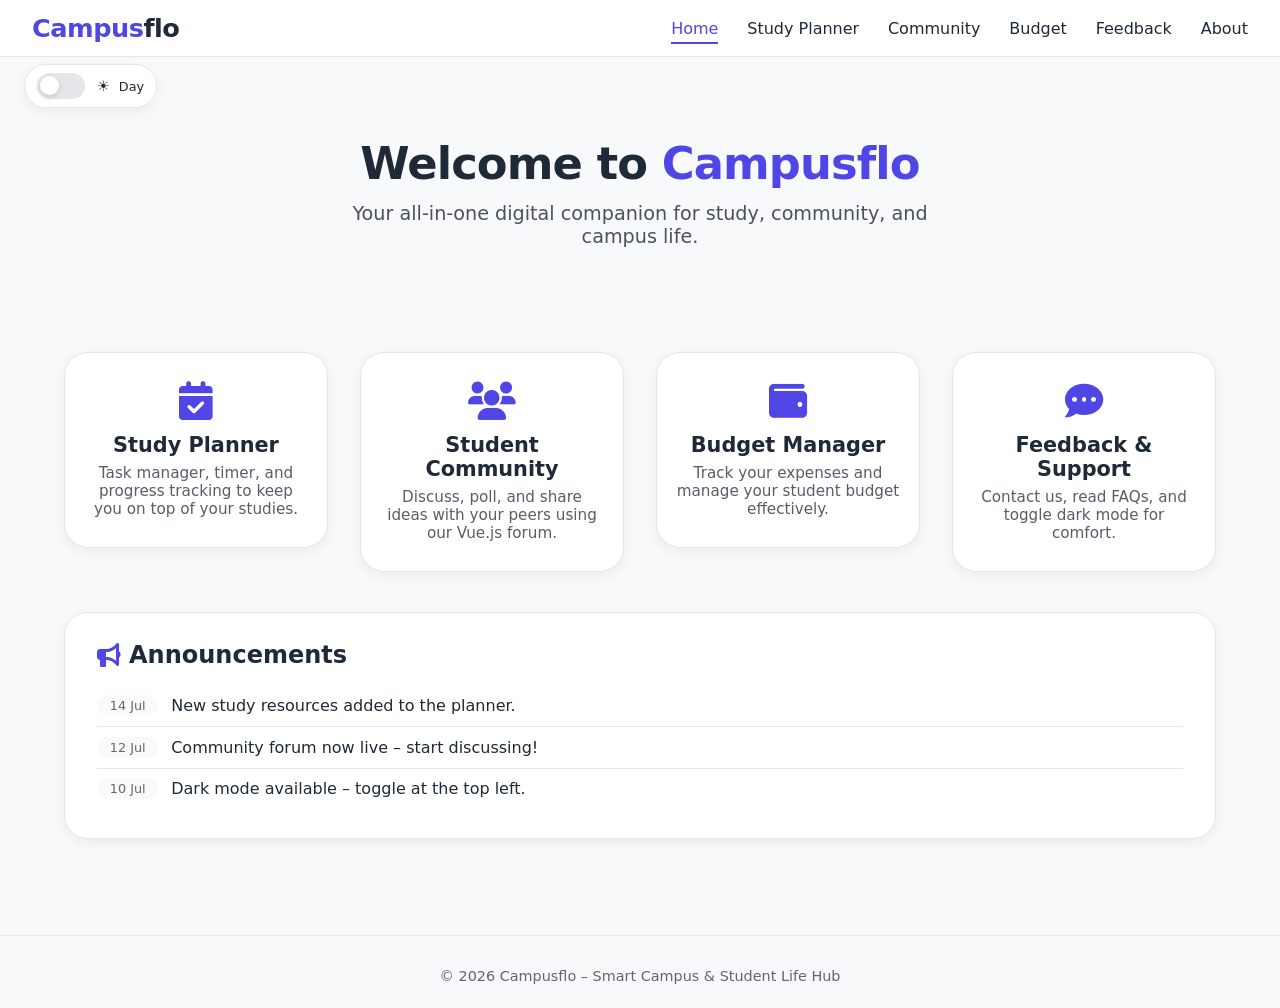
<file: code/HTML/index.html>
<!DOCTYPE html>
<html lang="en">
<head>
    <meta charset="UTF-8" />
    <meta name="viewport" content="width=device-width, initial-scale=1.0" />
    <title>Campusflo – Home</title>
    <link rel="stylesheet" href="https://cdnjs.cloudflare.com/ajax/libs/font-awesome/6.0.0-beta3/css/all.min.css" />
    <link rel="stylesheet" href="../CSS/common.css" />
    <script src="../JS/common.js" defer></script>
</head>
<body>
    <!-- Theme Toggle -->
    <div class="theme-toggle" id="themeToggle" role="button" tabindex="0" aria-label="Toggle theme">
        <div class="toggle-track"></div>
        <div class="toggle-label">
            <span class="icon" id="themeIcon">☀️</span>
            <span id="themeLabel">Day</span>
        </div>
    </div>

    <!-- Navigation -->
    <nav>
        <div class="logo">Campus<span>flo</span></div>
        <button class="hamburger" id="hamburger" aria-label="Toggle menu">
            <span></span><span></span><span></span>
        </button>
        <ul class="nav-links" id="navLinks">
            <li><a href="index.html" class="active">Home</a></li>
            <li><a href="planner.html">Study Planner</a></li>
            <li><a href="community.html">Community</a></li>
            <li><a href="budget.html">Budget</a></li>
            <li><a href="feedback.html">Feedback</a></li>
            <li><a href="about.html">About</a></li>
        </ul>
    </nav>

    <!-- Main -->
    <main>
        <section class="hero">
            <h1>Welcome to <span class="highlight">Campusflo</span></h1>
            <p>Your all‑in‑one digital companion for study, community, and campus life.</p>
        </section>

        <div class="features">
            <a href="planner.html">
                <div class="feature-card">
                    <i class="fas fa-calendar-check"></i>
                    <h3>Study Planner</h3>
                    <p>Task manager, timer, and progress tracking to keep you on top of your studies.</p>
                </div>
            </a>
            <a href="community.html">
                <div class="feature-card">
                    <i class="fas fa-users"></i>
                    <h3>Student Community</h3>
                    <p>Discuss, poll, and share ideas with your peers using our Vue.js forum.</p>
                </div>
            </a>
            <a href="budget.html">
                <div class="feature-card">
                    <i class="fas fa-wallet"></i>
                    <h3>Budget Manager</h3>
                    <p>Track your expenses and manage your student budget effectively.</p>
                </div>
            </a>
            <a href="feedback.html">
                <div class="feature-card">
                    <i class="fas fa-comment-dots"></i>
                    <h3>Feedback &amp; Support</h3>
                    <p>Contact us, read FAQs, and toggle dark mode for comfort.</p>
                </div>
            </a>
        </div>

        <div class="announcements">
            <h2><i class="fas fa-bullhorn" style="color:var(--accent);"></i> Announcements</h2>
            <ul>
                <li><span class="date">14 Jul</span> New study resources added to the planner.</li>
                <li><span class="date">12 Jul</span> Community forum now live – start discussing!</li>
                <li><span class="date">10 Jul</span> Dark mode available – toggle at the top left.</li>
            </ul>
        </div>
    </main>

    <footer>
        <p>&copy; 2026 Campusflo – Smart Campus &amp; Student Life Hub</p>
    </footer>
</body>
</html>
</file>
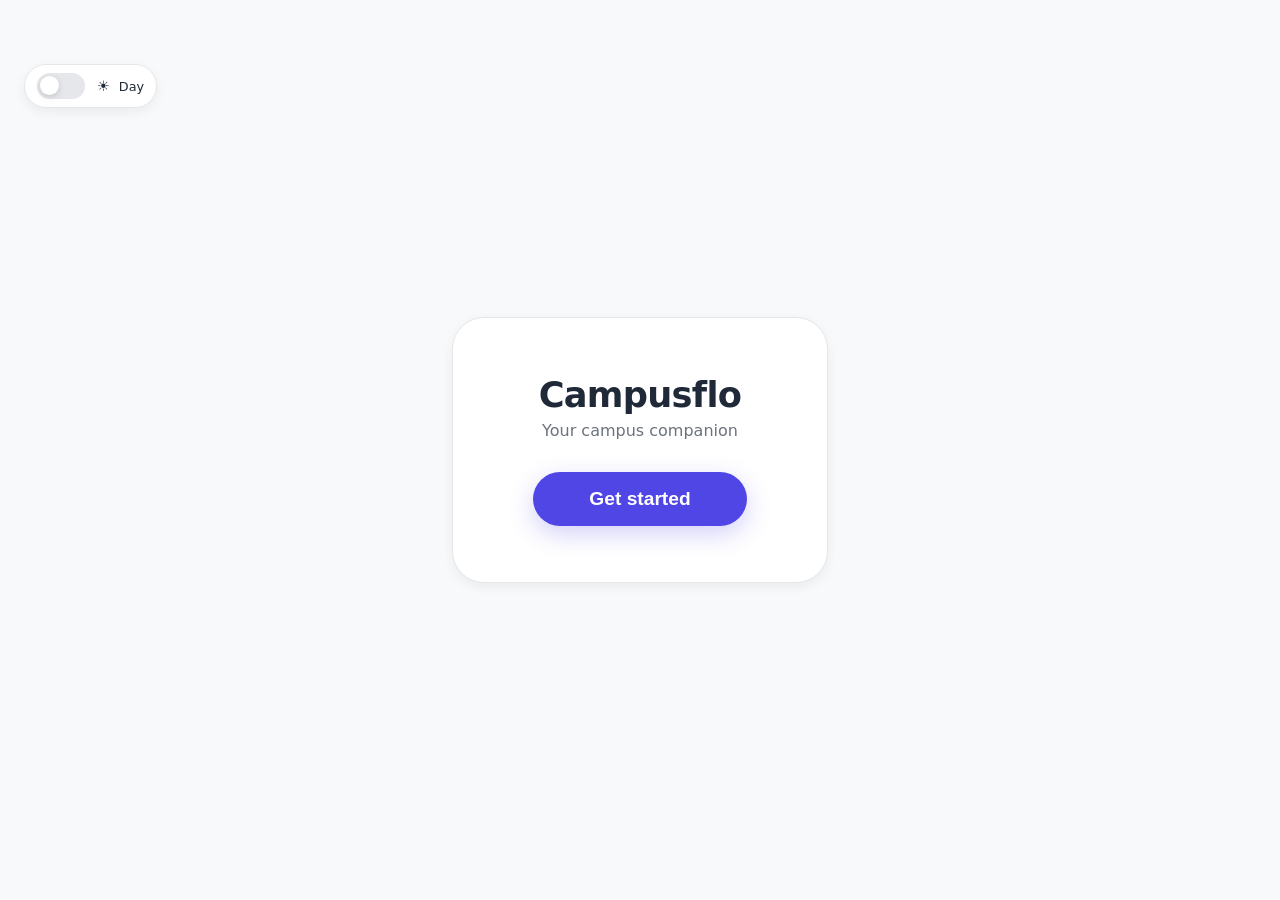
<file: code/HTML/login.html>
<!DOCTYPE html>
<html lang="en">
<head>
    <meta charset="UTF-8" />
    <meta name="viewport" content="width=device-width, initial-scale=1.0" />
    <title>Campusflo</title>
    <link rel="stylesheet" href="../CSS/common.css" />
    <script src="../JS/common.js" defer></script>
</head>
<body class="login-page">
    <!-- Theme Toggle -->
    <div class="theme-toggle" id="themeToggle" role="button" tabindex="0" aria-label="Toggle theme">
        <div class="toggle-track"></div>
        <div class="toggle-label">
            <span class="icon" id="themeIcon">☀️</span>
            <span id="themeLabel">Day</span>
        </div>
    </div>

    <div class="button-card">
        <h1>Campusflo</h1>
        <p class="sub">Your campus companion</p>
        <a href="index.html">
            <button type="button" class="get-started-btn">Get started</button>
        </a>
    </div>
</body>
</html>
</file>
<file: code/CSS/common.css>
/* ─── CSS Variables (theming) ─── */
:root {
    --bg: #f8f9fa;
    --container: #ffffff;
    --border: #e5e7eb;
    --text: #1f2937;
    --accent: #4f46e5;
    --accent-hover: #4338ca;
    --toggle-bg: #e5e7eb;
    --toggle-dot: #ffffff;
    --transition: 0.3s ease;
    --shadow: 0 4px 12px rgba(0, 0, 0, 0.06);
}

[data-theme="night"] {
    --bg: #0b0f19;
    --container: #161b26;
    --border: #242c3d;
    --text: #e5e7eb;
    --accent: #6366f1;
    --accent-hover: #818cf8;
    --toggle-bg: #242c3d;
    --toggle-dot: #6366f1;
    --shadow: 0 4px 12px rgba(0, 0, 0, 0.4);
}

/* ─── Reset & Base ─── */
*,
*::before,
*::after {
    margin: 0;
    padding: 0;
    box-sizing: border-box;
}

html,
body {
    height: 100%;
    font-family: system-ui, -apple-system, 'Segoe UI', Roboto, 'Helvetica Neue', sans-serif;
    background: var(--bg);
    color: var(--text);
    transition: background var(--transition), color var(--transition);
}

a {
    text-decoration: none;
    color: inherit;
}

/* ─── Theme Toggle (fixed top-left) ─── */
.theme-toggle {
    position: fixed;
    top: 4rem;
    left: 1.5rem;
    z-index: 1000;
    display: flex;
    align-items: center;
    gap: 0.75rem;
    cursor: pointer;
    background: var(--container);
    padding: 0.5rem .75rem;
    border-radius: 2.5rem;
    border: 1px solid var(--border);
    box-shadow: var(--shadow);
    transition: background var(--transition), border var(--transition), box-shadow var(--transition);
    user-select: none;
}
.theme-toggle:hover {
    box-shadow: 0 6px 20px rgba(0, 0, 0, 0.10);
}
.toggle-track {
    position: relative;
    width: 3rem;
    height: 1.6rem;
    background: var(--toggle-bg);
    border-radius: 1.6rem;
    transition: background var(--transition);
    flex-shrink: 0;
}
.toggle-track::after {
    content: '';
    position: absolute;
    top: 0.2rem;
    left: 0.2rem;
    width: 1.2rem;
    height: 1.2rem;
    background: var(--toggle-dot);
    border-radius: 50%;
    transition: transform var(--transition), background var(--transition);
    box-shadow: 0 2px 6px rgba(0, 0, 0, 0.15);
}
[data-theme="night"] .toggle-track::after {
    transform: translateX(1.4rem);
}
.toggle-label {
    font-size: 0.8rem;
    font-weight: 500;
    color: var(--text);
    transition: color var(--transition);
    white-space: nowrap;
}
.toggle-label .icon {
    display: inline-block;
    margin-right: 0.3rem;
    font-size: 0.9rem;
}

/* ─── Navigation ─── */
nav {
    background: var(--container);
    border-bottom: 1px solid var(--border);
    padding: 0.8rem 2rem;
    display: flex;
    justify-content: space-between;
    align-items: center;
    flex-wrap: wrap;
    transition: background var(--transition), border var(--transition);
}
.logo {
    font-size: 1.6rem;
    font-weight: 700;
    color: var(--accent);
    letter-spacing: -0.02em;
}
.logo span {
    color: var(--text);
    transition: color var(--transition);
}
.nav-links {
    display: flex;
    gap: 1.8rem;
    list-style: none;
    font-weight: 500;
    align-items: center;
}
.nav-links a {
    transition: color var(--transition);
    padding: 0.3rem 0;
    border-bottom: 2px solid transparent;
}
.nav-links a:hover,
.nav-links a.active {
    color: var(--accent);
    border-bottom-color: var(--accent);
}
.hamburger {
    display: none;
    flex-direction: column;
    gap: 5px;
    background: none;
    border: none;
    cursor: pointer;
    padding: 0.3rem;
}
.hamburger span {
    display: block;
    width: 26px;
    height: 3px;
    background: var(--text);
    border-radius: 3px;
    transition: background var(--transition);
}

/* ─── Footer ─── */
footer {
    text-align: center;
    padding: 2rem 0 1.5rem;
    border-top: 1px solid var(--border);
    margin-top: 2rem;
    font-size: 0.9rem;
    opacity: 0.7;
    transition: border var(--transition);
}

/* ─── Login Page Specific ─── */
body.login-page {
    display: flex;
    align-items: center;
    justify-content: center;
    min-height: 100vh;
    padding: 1.5rem;
}
.button-card {
    background: var(--container);
    border: 1px solid var(--border);
    border-radius: 2rem;
    padding: 3.5rem 5rem;
    box-shadow: var(--shadow);
    text-align: center;
    transition: background var(--transition), border var(--transition);
    max-width: 90vw;
}
.button-card h1 {
    font-size: 2.2rem;
    font-weight: 600;
    letter-spacing: -0.02em;
    margin-bottom: 0.4rem;
    color: var(--text);
}
.button-card .sub {
    font-size: 1rem;
    opacity: 0.65;
    margin-bottom: 2rem;
}
.get-started-btn {
    display: inline-block;
    padding: 1rem 3.5rem;
    font-size: 1.2rem;
    font-weight: 600;
    color: #fff;
    background: var(--accent);
    border: none;
    border-radius: 3rem;
    cursor: pointer;
    transition: background var(--transition), transform 0.15s ease, box-shadow 0.3s ease;
    box-shadow: 0 8px 24px rgba(79, 70, 229, 0.25);
}
.get-started-btn:hover {
    background: var(--accent-hover);
    transform: scale(1.02);
    box-shadow: 0 12px 32px rgba(79, 70, 229, 0.35);
}
.get-started-btn:active {
    transform: scale(0.97);
}
[data-theme="night"] .get-started-btn {
    box-shadow: 0 8px 24px rgba(99, 102, 241, 0.30);
}
[data-theme="night"] .get-started-btn:hover {
    box-shadow: 0 12px 32px rgba(99, 102, 241, 0.45);
}

/* ─── Home Page Specific ─── */
main {
    max-width: 1200px;
    margin: 0 auto;
    padding: 2rem 1.5rem;
}
.hero {
    text-align: center;
    padding: 3rem 0 2rem;
}
.hero h1 {
    font-size: 2.8rem;
    font-weight: 700;
    letter-spacing: -0.02em;
}
.hero h1 .highlight {
    color: var(--accent);
}
.hero p {
    font-size: 1.2rem;
    opacity: 0.8;
    max-width: 600px;
    margin: 0.8rem auto 1.5rem;
}
.features {
    display: grid;
    grid-template-columns: repeat(auto-fit, minmax(220px, 1fr));
    gap: 2rem;
    margin: 3rem 0 2.5rem;
}
.feature-card {
    background: var(--container);
    border: 1px solid var(--border);
    border-radius: 1.5rem;
    padding: 1.8rem 1.2rem;
    text-align: center;
    transition: background var(--transition), border var(--transition), transform 0.2s;
    box-shadow: var(--shadow);
}
.feature-card:hover {
    transform: translateY(-6px);
}
.feature-card i {
    font-size: 2.4rem;
    color: var(--accent);
    margin-bottom: 0.8rem;
}
.feature-card h3 {
    margin-bottom: 0.4rem;
    font-size: 1.3rem;
}
.feature-card p {
    font-size: 0.95rem;
    opacity: 0.75;
}
.announcements {
    background: var(--container);
    border: 1px solid var(--border);
    border-radius: 1.5rem;
    padding: 1.8rem 2rem;
    margin: 2rem 0;
    transition: background var(--transition), border var(--transition);
    box-shadow: var(--shadow);
}
.announcements h2 {
    font-size: 1.5rem;
    margin-bottom: 1rem;
    display: flex;
    align-items: center;
    gap: 0.5rem;
}
.announcements ul {
    list-style: none;
    padding: 0;
}
.announcements li {
    padding: 0.6rem 0;
    border-bottom: 1px solid var(--border);
    display: flex;
    gap: 0.8rem;
    align-items: center;
}
.announcements li:last-child {
    border-bottom: none;
}
.announcements .date {
    font-size: 0.8rem;
    background: var(--bg);
    padding: 0.2rem 0.8rem;
    border-radius: 1rem;
    opacity: 0.7;
}

/* ─── Responsive ─── */
@media (max-width: 768px) {
    .hamburger {
        display: flex;
    }
    .nav-links {
        display: none;
        width: 100%;
        flex-direction: column;
        align-items: center;
        gap: 1rem;
        padding: 1rem 0;
        border-top: 1px solid var(--border);
        margin-top: 0.8rem;
    }
    .nav-links.open {
        display: flex;
    }
    .hero h1 {
        font-size: 2.2rem;
    }
    .features {
        grid-template-columns: 1fr 1fr;
    }
}
@media (max-width: 480px) {
    .button-card {
        padding: 2rem 1.5rem;
    }
    .button-card h1 {
        font-size: 1.6rem;
    }
    .get-started-btn {
        padding: 0.8rem 2rem;
        font-size: 1rem;
    }
    nav {
        padding: 0.8rem 1rem;
    }
    .logo {
        font-size: 1.3rem;
    }
    .features {
        grid-template-columns: 1fr;
    }
    .hero h1 {
        font-size: 1.8rem;
    }
    .theme-toggle {
        top: 0.8rem;
        left: 0.8rem;
        padding: 0.3rem 0.6rem;
    }
    .toggle-track {
        width: 2.2rem;
        height: 1.2rem;
    }
    .toggle-track::after {
        width: 0.9rem;
        height: 0.9rem;
        top: 0.15rem;
        left: 0.15rem;
    }
    [data-theme="night"] .toggle-track::after {
        transform: translateX(1rem);
    }
}
@media (max-width: 380px) {
    .button-card {
        padding: 1.5rem 1rem;
    }
    .button-card h1 {
        font-size: 1.3rem;
    }
    .get-started-btn {
        padding: 0.6rem 1.5rem;
        font-size: 0.9rem;
    }
}
</file>
